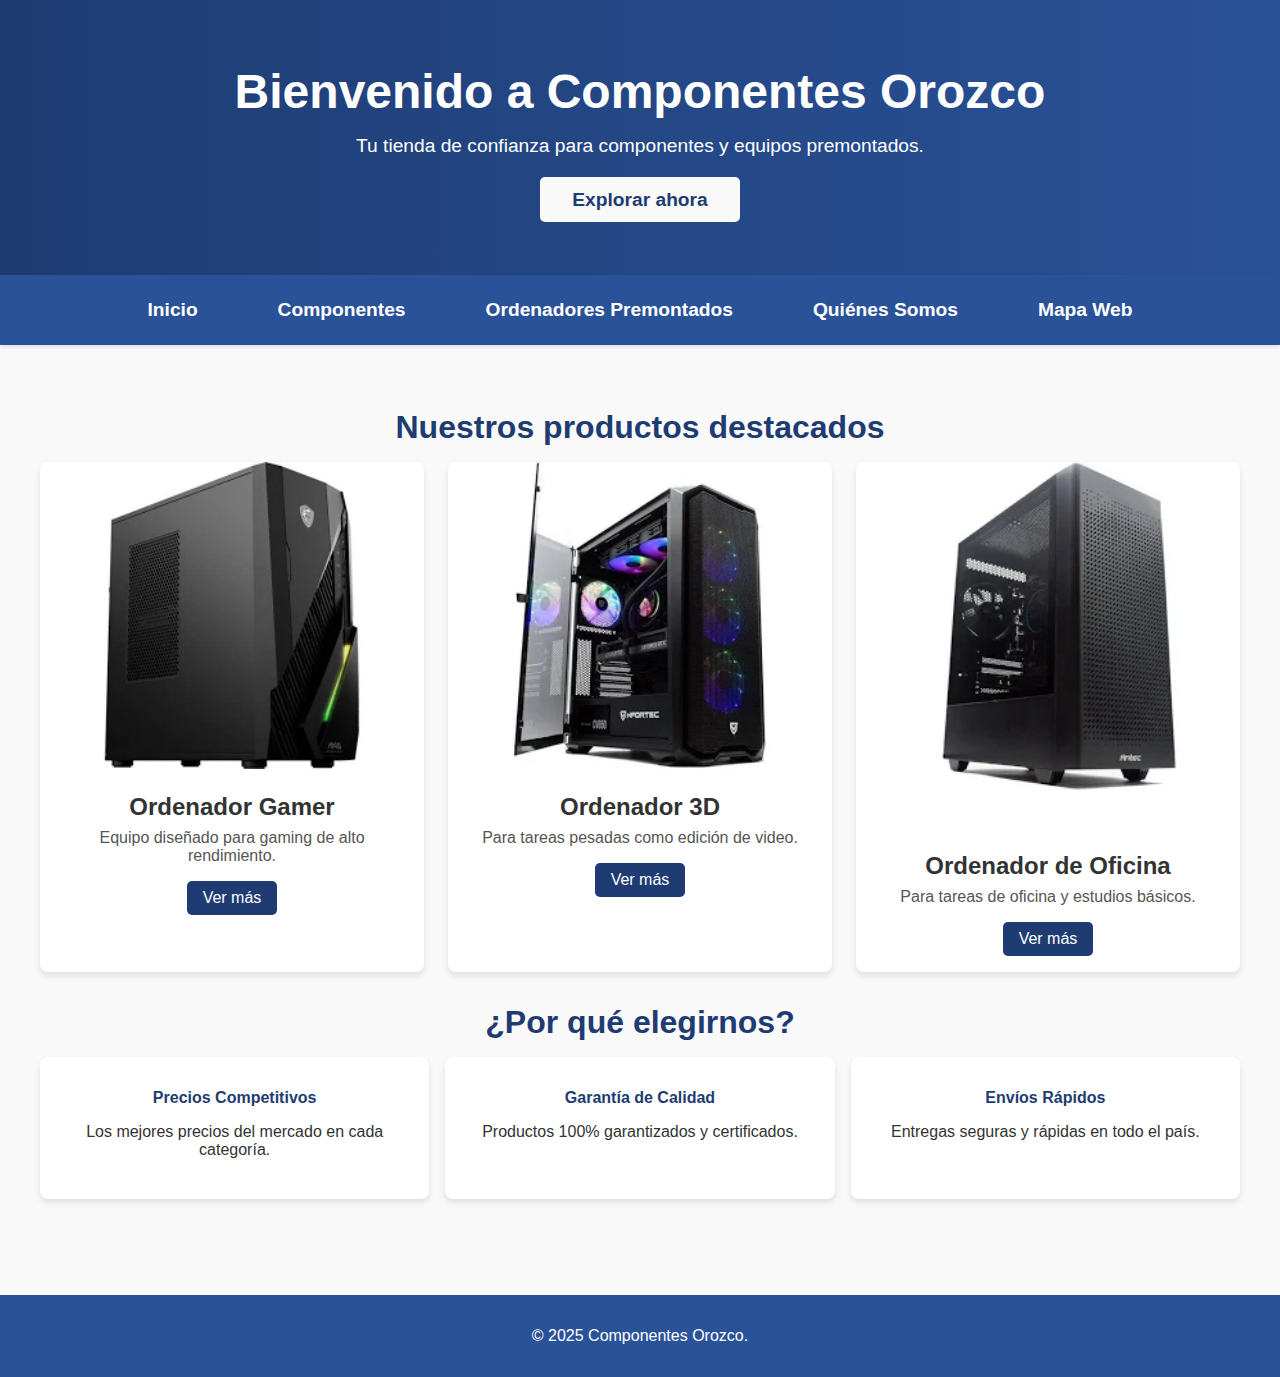
<file: index.html>
<!DOCTYPE html>
<html lang="es">
<head>
    <meta charset="UTF-8">
    <meta name="viewport" content="width=device-width, initial-scale=1.0">
    <title>Inicio - Componentes Orozco</title>
    <style>
        body {
            font-family: 'Arial', sans-serif;
            margin: 0;
            padding: 0;
            background-color: #f9f9f9;
            color: #333;
        }

        header {
            background: linear-gradient(to right, #1e3c72, #2a5298);
            color: white;
            text-align: center;
            padding: 4rem 1rem;
        }

        header h1 {
            font-size: 3rem;
            margin: 0;
            font-weight: bold;
        }

        header p {
            font-size: 1.2rem;
            margin: 1rem 0 2rem;
        }

        header a {
            background-color: #f9f9f9;
            color: #1e3c72;
            padding: 0.75rem 2rem;
            text-decoration: none;
            border-radius: 5px;
            font-size: 1.2rem;
            font-weight: bold;
            transition: background 0.3s, color 0.3s;
        }

        header a:hover {
            background-color: #1e3c72;
            color: white;
        }

        nav {
            display: flex;
            justify-content: center;
            background-color: #2a5298;
            padding: 1rem 0;
            box-shadow: 0 2px 4px rgba(0, 0, 0, 0.1);
        }

        nav a {
            color: white;
            text-decoration: none;
            margin: 0 1.5rem;
            font-size: 1.2rem;
            font-weight: bold;
            padding: 0.5rem 1rem;
            transition: background 0.3s, color 0.3s;
        }

        nav a:hover {
            background-color: white;
            color: #2a5298;
            border-radius: 5px;
        }

        main {
            padding: 2rem 1rem;
            max-width: 1200px;
            margin: 0 auto;
        }

        section {
            margin: 2rem 0;
        }

        .section-title {
            font-size: 2rem;
            color: #1e3c72;
            text-align: center;
            margin-bottom: 1rem;
        }

        .cards {
            display: grid;
            grid-template-columns: repeat(auto-fit, minmax(300px, 1fr));
            gap: 1.5rem;
        }

        .card {
            background: white;
            border-radius: 8px;
            box-shadow: 0 4px 6px rgba(0, 0, 0, 0.1);
            overflow: hidden;
            transition: transform 0.3s;
        }

        .card:hover {
            transform: scale(1.05);
        }

        .card img {
            width: 80%;
            height: auto;
            margin: 0 auto;
            display: block;
        }

        .card-content {
            padding: 1rem;
            text-align: center;
        }

        .card h3 {
            margin: 0.5rem 0;
            font-size: 1.5rem;
            color: #333;
        }

        .card p {
            color: #555;
            font-size: 1rem;
            margin: 0.5rem 0 1rem;
        }

        .card a {
            display: inline-block;
            background-color: #1e3c72;
            color: white;
            padding: 0.5rem 1rem;
            text-decoration: none;
            border-radius: 5px;
            font-size: 1rem;
            transition: background 0.3s;
        }

        .card a:hover {
            background-color: #163d61;
        }

        .benefits {
            display: flex;
            flex-wrap: wrap;
            justify-content: space-around;
            gap: 1rem;
            text-align: center;
        }

        .benefit-item {
            background: white;
            border-radius: 8px;
            padding: 1.5rem;
            flex: 1 1 300px;
            box-shadow: 0 4px 6px rgba(0, 0, 0, 0.1);
        }

        .benefit-item h4 {
            color: #1e3c72;
            margin: 0.5rem 0;
        }

        footer {
            background-color: #2a5298;
            color: white;
            text-align: center;
            padding: 1rem 0;
            margin-top: 2rem;
        }
    </style>
</head>
<body>
    <header>
        <h1>Bienvenido a Componentes Orozco</h1>
        <p>Tu tienda de confianza para componentes y equipos premontados.</p>
        <a href="premontados.html">Explorar ahora</a>
    </header>

    <nav>
        <a href="index.html">Inicio</a>
        <a href="componentes.html">Componentes</a>
        <a href="premontados.html">Ordenadores Premontados</a>
        <a href="quienes-somos.html">Quiénes Somos</a>
        <a href="mapaweb.html">Mapa Web</a>
    </nav>

    <main>
        <section>
            <h2 class="section-title">Nuestros productos destacados</h2>
            <div class="cards">
                <div class="card">
                    <img src="imagenes/gamer.jpg" alt="Gamer Pro">
                    <div class="card-content">
                        <h3>Ordenador Gamer</h3>
                        <p>Equipo diseñado para gaming de alto rendimiento.</p>
                        <a href="premontados.html">Ver más</a>
                    </div>
                </div>
                <div class="card">
                    <img src="imagenes/workstation-pro.jpg" alt="Workstation Pro">
                    <div class="card-content">
                        <h3>Ordenador 3D</h3>
                        <p>Para tareas pesadas como edición de video.</p>
                        <a href="premontados.html">Ver más</a>
                    </div>
                </div>
                <div class="card">
                    <img src="imagenes/basic-office.jpg" alt="Office PC">
                    <div class="card-content">
                        <h3>Ordenador de Oficina</h3>
                        <p>Para tareas de oficina y estudios básicos.</p>
                        <a href="premontados.html">Ver más</a>
                    </div>
                </div>
            </div>
        </section>

        <section>
            <h2 class="section-title">¿Por qué elegirnos?</h2>
            <div class="benefits">
                <div class="benefit-item">
                    <h4>Precios Competitivos</h4>
                    <p>Los mejores precios del mercado en cada categoría.</p>
                </div>
                <div class="benefit-item">
                    <h4>Garantía de Calidad</h4>
                    <p>Productos 100% garantizados y certificados.</p>
                </div>
                <div class="benefit-item">
                    <h4>Envíos Rápidos</h4>
                    <p>Entregas seguras y rápidas en todo el país.</p>
                </div>
            </div>
        </section>
    </main>
    <footer>
        <p>&copy; 2025 Componentes Orozco.</p>
    </footer>
</body>
</html>
</file>
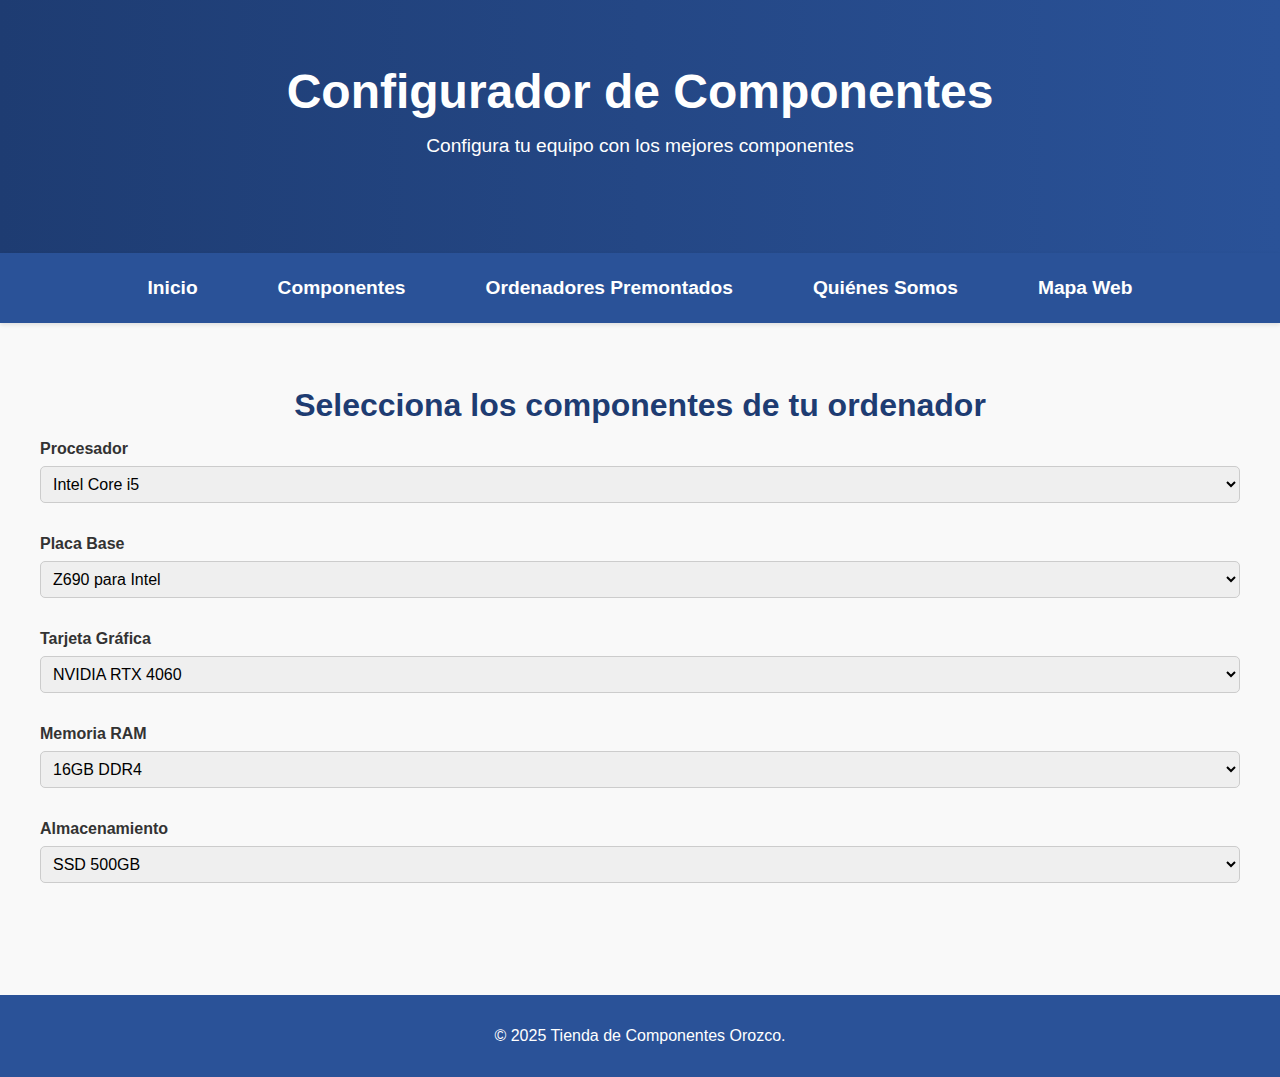
<file: componentes.html>
<!DOCTYPE html>
<html lang="es">
<head>
    <meta charset="UTF-8"> <!-- Define la codificación de caracteres como UTF-8 para soportar caracteres especiales -->
    <meta name="viewport" content="width=device-width, initial-scale=1.0"> <!-- Asegura que la página sea responsiva en dispositivos móviles -->
    <title>Componentes - Configurador</title> <!-- Título de la página -->
    <style>
        /* Estilos globales */
        body {
            font-family: 'Arial', sans-serif; /* Fuente predeterminada */
            margin: 0; /* Elimina márgenes predeterminados */
            padding: 0; /* Elimina relleno predeterminado */
            background-color: #f9f9f9; /* Color de fondo claro */
            color: #333; /* Color del texto principal */
        }

        /* Estilo del encabezado */
        header {
            background: linear-gradient(to right, #1e3c72, #2a5298); /* Gradiente de fondo azul */
            color: white; /* Texto en blanco */
            text-align: center; /* Centra el contenido del encabezado */
            padding: 4rem 1rem; /* Espaciado alrededor del contenido */
        }

        header h1 {
            font-size: 3rem; /* Tamaño grande del título */
            margin: 0; /* Elimina márgenes adicionales */
            font-weight: bold; /* Texto en negrita */
        }

        header p {
            font-size: 1.2rem; /* Texto descriptivo */
            margin: 1rem 0 2rem; /* Espaciado superior e inferior */
        }

        /* Barra de navegación */
        nav {
            display: flex; /* Establece diseño flexible en fila */
            justify-content: center; /* Centra los elementos horizontalmente */
            background-color: #2a5298; /* Fondo azul */
            padding: 1rem 0; /* Espaciado interno vertical */
            box-shadow: 0 2px 4px rgba(0, 0, 0, 0.1); /* Sombra ligera */
        }

        nav a {
            color: white; /* Color de texto blanco */
            text-decoration: none; /* Sin subrayado */
            margin: 0 1.5rem; /* Espaciado entre los enlaces */
            font-size: 1.2rem; /* Tamaño de letra */
            font-weight: bold; /* Texto en negrita */
            padding: 0.5rem 1rem; /* Espaciado interno */
            transition: background 0.3s, color 0.3s; /* Transición para efectos hover */
        }

        nav a:hover {
            background-color: white; /* Fondo blanco en hover */
            color: #2a5298; /* Color de texto azul en hover */
            border-radius: 5px; /* Bordes redondeados */
        }

        /* Estilos del contenido principal */
        main {
            padding: 2rem 1rem; /* Espaciado interno */
            max-width: 1200px; /* Ancho máximo del contenido */
            margin: 0 auto; /* Centra el contenido */
        }

        /* Secciones dentro del contenido principal */
        section {
            margin: 2rem 0; /* Espaciado entre secciones */
        }

        .section-title {
            font-size: 2rem; /* Tamaño de título de sección */
            color: #1e3c72; /* Color de texto azul */
            text-align: center; /* Centrado */
            margin-bottom: 1rem; /* Espaciado inferior */
        }

        /* Etiquetas y campos de selección del formulario */
        label {
            display: block; /* Cada etiqueta ocupa una línea completa */
            margin: 1rem 0 0.5rem; /* Espaciado alrededor de la etiqueta */
            font-weight: bold; /* Texto en negrita */
            color: #333; /* Color del texto */
        }

        select {
            width: 100%; /* Ocupa todo el ancho disponible */
            padding: 0.5rem; /* Espaciado interno */
            font-size: 1rem; /* Tamaño de texto */
            margin-bottom: 1rem; /* Espaciado inferior */
            border-radius: 5px; /* Bordes redondeados */
            border: 1px solid #ccc; /* Borde gris claro */
        }

        select:focus {
            outline: none; /* Elimina el contorno predeterminado */
            border-color: #2a5298; /* Cambia el color del borde al azul al enfocar */
        }

        /* Estilos del pie de página */
        footer {
            background-color: #2a5298; /* Fondo azul oscuro */
            color: white; /* Texto en blanco */
            text-align: center; /* Centra el texto */
            padding: 1rem 0; /* Espaciado vertical */
            margin-top: 2rem; /* Separación superior */
        }
    </style>
</head>
<body>
    <header>
        <h1>Configurador de Componentes</h1> <!-- Título principal -->
        <p>Configura tu equipo con los mejores componentes</p> <!-- Descripción del encabezado -->
    </header>

    <nav> <!-- Barra de navegación -->
        <a href="index.html">Inicio</a>
        <a href="componentes.html">Componentes</a>
        <a href="premontados.html">Ordenadores Premontados</a>
        <a href="quienes-somos.html">Quiénes Somos</a>
        <a href="mapaweb.html">Mapa Web</a>
    </nav>

    <main>
        <section>
            <h2 class="section-title">Selecciona los componentes de tu ordenador</h2>
            <form>
                <!-- Campo para seleccionar procesador -->
                <label for="procesador">Procesador</label>
                <select id="procesador">
                    <option value="intel-i5">Intel Core i5</option>
                    <option value="intel-i7">Intel Core i7</option>
                    <option value="intel-i9">Intel Core i9</option>
                    <option value="amd-ryzen-5">AMD Ryzen 5</option>
                    <option value="amd-ryzen-7">AMD Ryzen 7</option>
                    <option value="amd-ryzen-9">AMD Ryzen 9</option>
                </select>

                <!-- Campo para seleccionar placa base -->
                <label for="placa-base">Placa Base</label>
                <select id="placa-base">
                    <option value="intel-z690">Z690 para Intel</option>
                    <option value="intel-b660">B660 para Intel</option>
                    <option value="amd-b550">B550 para AMD</option>
                    <option value="amd-x570">X570 para AMD</option>
                </select>

                <!-- Campo para seleccionar tarjeta gráfica -->
                <label for="gpu">Tarjeta Gráfica</label>
                <select id="gpu">
                    <option value="nvidia-rtx-3060">NVIDIA RTX 4060</option>
                    <option value="nvidia-rtx-3070">NVIDIA RTX 4070</option>
                    <option value="nvidia-rtx-3080">NVIDIA RTX 4080</option>
                    <option value="amd-rx-6700">AMD Radeon RX 6700 XT</option>
                    <option value="amd-rx-6800">AMD Radeon RX 6800 XT</option>
                </select>

                <!-- Campo para seleccionar memoria RAM -->
                <label for="ram">Memoria RAM</label>
                <select id="ram">
                    <option value="16gb-ddr4">16GB DDR4</option>
                    <option value="32gb-ddr4">32GB DDR4</option>
                    <option value="16gb-ddr5">16GB DDR5</option>
                    <option value="32gb-ddr5">32GB DDR5</option>
                </select>

                <!-- Campo para seleccionar almacenamiento -->
                <label for="almacenamiento">Almacenamiento</label>
                <select id="almacenamiento">
                    <option value="ssd-500gb">SSD 500GB</option>
                    <option value="ssd-1tb">SSD 1TB</option>
                    <option value="hdd-1tb">HDD 1TB</option>
                    <option value="hdd-2tb">HDD 2TB</option>
                </select>
            </form>
        </section>
    </main>

    <footer>
        <p>&copy; 2025 Tienda de Componentes Orozco.</p> <!-- Información del pie de página -->
    </footer>
</body>
</html>
</file>
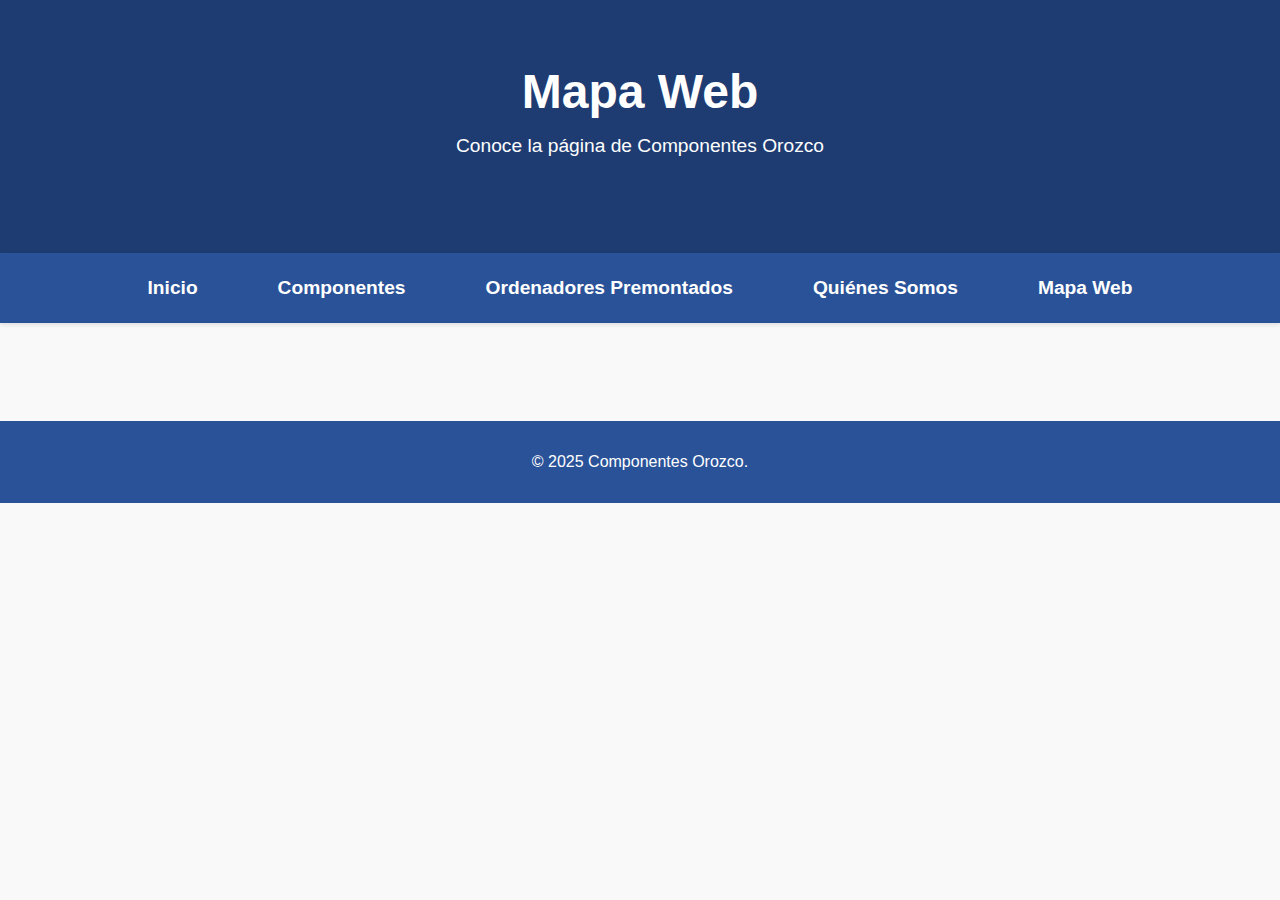
<file: mapaweb.html>
<!DOCTYPE html>
<html lang="es">
<head>
    <link rel="stylesheet" href="styles.css">
    <meta charset="UTF-8">
    <meta name="viewport" content="width=device-width, initial-scale=1.0">
    <title>Mapa Web - Componentes Orozco</title>
</head>
<body>
    <header>
        <h1>Mapa Web</h1>
        <p>Conoce la página de Componentes Orozco</p>
    </header>

    <nav>
        <a href="index.html">Inicio</a>
        <a href="componentes.html">Componentes</a>
        <a href="premontados.html">Ordenadores Premontados</a>
        <a href="quienes-somos.html">Quiénes Somos</a>
        <a href="mapaweb.html">Mapa Web</a>
    </nav>

    <main>

        <!-- draw.io diagram -->
<div class="mxgraph" style="max-width:100%;border:1px solid transparent;" data-mxgraph="{&quot;highlight&quot;:&quot;#0000ff&quot;,&quot;nav&quot;:true,&quot;resize&quot;:true,&quot;dark-mode&quot;:&quot;auto&quot;,&quot;toolbar&quot;:&quot;zoom layers tags lightbox&quot;,&quot;edit&quot;:&quot;_blank&quot;,&quot;xml&quot;:&quot;&lt;mxfile host=\&quot;app.diagrams.net\&quot; agent=\&quot;Mozilla/5.0 (Windows NT 10.0; Win64; x64) AppleWebKit/537.36 (KHTML, like Gecko) Chrome/128.0.0.0 Safari/537.36 OPR/114.0.0.0\&quot; version=\&quot;26.0.6\&quot;&gt;\n  &lt;diagram name=\&quot;Page-1\&quot; id=\&quot;b98fa263-6416-c6ec-5b7d-78bf54ef71d0\&quot;&gt;\n    &lt;mxGraphModel dx=\&quot;1654\&quot; dy=\&quot;936\&quot; grid=\&quot;1\&quot; gridSize=\&quot;10\&quot; guides=\&quot;1\&quot; tooltips=\&quot;1\&quot; connect=\&quot;1\&quot; arrows=\&quot;1\&quot; fold=\&quot;1\&quot; page=\&quot;1\&quot; pageScale=\&quot;1.5\&quot; pageWidth=\&quot;1169\&quot; pageHeight=\&quot;826\&quot; background=\&quot;none\&quot; math=\&quot;0\&quot; shadow=\&quot;0\&quot;&gt;\n      &lt;root&gt;\n        &lt;mxCell id=\&quot;0\&quot; style=\&quot;;html=1;\&quot; /&gt;\n        &lt;mxCell id=\&quot;1\&quot; style=\&quot;;html=1;\&quot; parent=\&quot;0\&quot; /&gt;\n        &lt;mxCell id=\&quot;303ed1de8c2c98b4-4\&quot; value=\&quot;INICIO\&quot; style=\&quot;whiteSpace=wrap;html=1;rounded=1;shadow=1;strokeWidth=1;fontSize=16;align=center;labelBackgroundColor=none;fillColor=#09555B;strokeColor=#BAC8D3;fontColor=#EEEEEE;\&quot; parent=\&quot;1\&quot; vertex=\&quot;1\&quot;&gt;\n          &lt;mxGeometry x=\&quot;630\&quot; y=\&quot;335\&quot; width=\&quot;510\&quot; height=\&quot;40\&quot; as=\&quot;geometry\&quot; /&gt;\n        &lt;/mxCell&gt;\n        &lt;mxCell id=\&quot;303ed1de8c2c98b4-5\&quot; value=\&quot;Componentes\&quot; style=\&quot;whiteSpace=wrap;html=1;rounded=1;shadow=1;strokeWidth=1;fontSize=16;align=center;labelBackgroundColor=none;fillColor=#09555B;strokeColor=#BAC8D3;fontColor=#EEEEEE;\&quot; parent=\&quot;1\&quot; vertex=\&quot;1\&quot;&gt;\n          &lt;mxGeometry x=\&quot;440\&quot; y=\&quot;415\&quot; width=\&quot;275\&quot; height=\&quot;40\&quot; as=\&quot;geometry\&quot; /&gt;\n        &lt;/mxCell&gt;\n        &lt;mxCell id=\&quot;303ed1de8c2c98b4-6\&quot; value=\&quot;Ordenadores premontados\&quot; style=\&quot;whiteSpace=wrap;html=1;rounded=1;shadow=1;strokeWidth=1;fontSize=16;align=center;labelBackgroundColor=none;fillColor=#09555B;strokeColor=#BAC8D3;fontColor=#EEEEEE;\&quot; parent=\&quot;1\&quot; vertex=\&quot;1\&quot;&gt;\n          &lt;mxGeometry x=\&quot;755\&quot; y=\&quot;415\&quot; width=\&quot;275\&quot; height=\&quot;40\&quot; as=\&quot;geometry\&quot; /&gt;\n        &lt;/mxCell&gt;\n        &lt;mxCell id=\&quot;303ed1de8c2c98b4-8\&quot; value=\&quot;Quiénes somos\&quot; style=\&quot;whiteSpace=wrap;html=1;rounded=1;shadow=1;strokeWidth=1;fontSize=16;align=center;labelBackgroundColor=none;fillColor=#09555B;strokeColor=#BAC8D3;fontColor=#EEEEEE;\&quot; parent=\&quot;1\&quot; vertex=\&quot;1\&quot;&gt;\n          &lt;mxGeometry x=\&quot;1057\&quot; y=\&quot;415\&quot; width=\&quot;275\&quot; height=\&quot;40\&quot; as=\&quot;geometry\&quot; /&gt;\n        &lt;/mxCell&gt;\n        &lt;mxCell id=\&quot;303ed1de8c2c98b4-9\&quot; value=\&quot;Carrito de compras (futuro)\&quot; style=\&quot;whiteSpace=wrap;html=1;rounded=1;shadow=1;strokeWidth=1;fontSize=16;align=center;labelBackgroundColor=none;fillColor=#09555B;strokeColor=#BAC8D3;fontColor=#EEEEEE;\&quot; parent=\&quot;1\&quot; vertex=\&quot;1\&quot;&gt;\n          &lt;mxGeometry x=\&quot;1357\&quot; y=\&quot;415\&quot; width=\&quot;275\&quot; height=\&quot;40\&quot; as=\&quot;geometry\&quot; /&gt;\n        &lt;/mxCell&gt;\n        &lt;mxCell id=\&quot;303ed1de8c2c98b4-10\&quot; value=\&quot;Procesadores\&quot; style=\&quot;whiteSpace=wrap;html=1;rounded=1;shadow=1;strokeWidth=1;fontSize=16;align=center;labelBackgroundColor=none;fillColor=#09555B;strokeColor=#BAC8D3;fontColor=#EEEEEE;\&quot; parent=\&quot;1\&quot; vertex=\&quot;1\&quot;&gt;\n          &lt;mxGeometry x=\&quot;440\&quot; y=\&quot;485\&quot; width=\&quot;125\&quot; height=\&quot;80\&quot; as=\&quot;geometry\&quot; /&gt;\n        &lt;/mxCell&gt;\n        &lt;mxCell id=\&quot;303ed1de8c2c98b4-12\&quot; value=\&quot;Placas Base\&quot; style=\&quot;whiteSpace=wrap;html=1;rounded=1;shadow=1;strokeWidth=1;fontSize=16;align=center;labelBackgroundColor=none;fillColor=#09555B;strokeColor=#BAC8D3;fontColor=#EEEEEE;\&quot; parent=\&quot;1\&quot; vertex=\&quot;1\&quot;&gt;\n          &lt;mxGeometry x=\&quot;590\&quot; y=\&quot;485\&quot; width=\&quot;125\&quot; height=\&quot;80\&quot; as=\&quot;geometry\&quot; /&gt;\n        &lt;/mxCell&gt;\n        &lt;mxCell id=\&quot;303ed1de8c2c98b4-13\&quot; value=\&quot;Gaming\&quot; style=\&quot;whiteSpace=wrap;html=1;rounded=1;shadow=1;strokeWidth=1;fontSize=16;align=center;labelBackgroundColor=none;fillColor=#09555B;strokeColor=#BAC8D3;fontColor=#EEEEEE;\&quot; parent=\&quot;1\&quot; vertex=\&quot;1\&quot;&gt;\n          &lt;mxGeometry x=\&quot;755\&quot; y=\&quot;485\&quot; width=\&quot;125\&quot; height=\&quot;80\&quot; as=\&quot;geometry\&quot; /&gt;\n        &lt;/mxCell&gt;\n        &lt;mxCell id=\&quot;303ed1de8c2c98b4-14\&quot; value=\&quot;&amp;lt;span&amp;gt;Edición 3D&amp;lt;/span&amp;gt;\&quot; style=\&quot;whiteSpace=wrap;html=1;rounded=1;shadow=1;strokeWidth=1;fontSize=16;align=center;labelBackgroundColor=none;fillColor=#09555B;strokeColor=#BAC8D3;fontColor=#EEEEEE;\&quot; parent=\&quot;1\&quot; vertex=\&quot;1\&quot;&gt;\n          &lt;mxGeometry x=\&quot;905\&quot; y=\&quot;485\&quot; width=\&quot;125\&quot; height=\&quot;80\&quot; as=\&quot;geometry\&quot; /&gt;\n        &lt;/mxCell&gt;\n        &lt;mxCell id=\&quot;303ed1de8c2c98b4-17\&quot; value=\&quot;Historia de la empresa\&quot; style=\&quot;whiteSpace=wrap;html=1;rounded=1;shadow=1;strokeWidth=1;fontSize=16;align=center;labelBackgroundColor=none;fillColor=#09555B;strokeColor=#BAC8D3;fontColor=#EEEEEE;\&quot; parent=\&quot;1\&quot; vertex=\&quot;1\&quot;&gt;\n          &lt;mxGeometry x=\&quot;1057\&quot; y=\&quot;485\&quot; width=\&quot;125\&quot; height=\&quot;80\&quot; as=\&quot;geometry\&quot; /&gt;\n        &lt;/mxCell&gt;\n        &lt;mxCell id=\&quot;303ed1de8c2c98b4-18\&quot; value=\&quot;Valores\&quot; style=\&quot;whiteSpace=wrap;html=1;rounded=1;shadow=1;strokeWidth=1;fontSize=16;align=center;labelBackgroundColor=none;fillColor=#09555B;strokeColor=#BAC8D3;fontColor=#EEEEEE;\&quot; parent=\&quot;1\&quot; vertex=\&quot;1\&quot;&gt;\n          &lt;mxGeometry x=\&quot;1207\&quot; y=\&quot;485\&quot; width=\&quot;125\&quot; height=\&quot;80\&quot; as=\&quot;geometry\&quot; /&gt;\n        &lt;/mxCell&gt;\n        &lt;mxCell id=\&quot;303ed1de8c2c98b4-19\&quot; value=\&quot;Resumen de productos seleccionados\&quot; style=\&quot;whiteSpace=wrap;html=1;rounded=1;shadow=1;strokeWidth=1;fontSize=16;align=center;labelBackgroundColor=none;fillColor=#09555B;strokeColor=#BAC8D3;fontColor=#EEEEEE;\&quot; parent=\&quot;1\&quot; vertex=\&quot;1\&quot;&gt;\n          &lt;mxGeometry x=\&quot;1357\&quot; y=\&quot;485\&quot; width=\&quot;125\&quot; height=\&quot;80\&quot; as=\&quot;geometry\&quot; /&gt;\n        &lt;/mxCell&gt;\n        &lt;mxCell id=\&quot;303ed1de8c2c98b4-20\&quot; value=\&quot;Botón para proceder al pago\&quot; style=\&quot;whiteSpace=wrap;html=1;rounded=1;shadow=1;strokeWidth=1;fontSize=16;align=center;labelBackgroundColor=none;fillColor=#09555B;strokeColor=#BAC8D3;fontColor=#EEEEEE;\&quot; parent=\&quot;1\&quot; vertex=\&quot;1\&quot;&gt;\n          &lt;mxGeometry x=\&quot;1507\&quot; y=\&quot;485\&quot; width=\&quot;125\&quot; height=\&quot;80\&quot; as=\&quot;geometry\&quot; /&gt;\n        &lt;/mxCell&gt;\n        &lt;mxCell id=\&quot;303ed1de8c2c98b4-21\&quot; value=\&quot;Tarjetas Gráficas\&quot; style=\&quot;whiteSpace=wrap;html=1;rounded=1;shadow=1;strokeWidth=1;fontSize=16;align=center;labelBackgroundColor=none;fillColor=#09555B;strokeColor=#BAC8D3;fontColor=#EEEEEE;\&quot; parent=\&quot;1\&quot; vertex=\&quot;1\&quot;&gt;\n          &lt;mxGeometry x=\&quot;440\&quot; y=\&quot;595\&quot; width=\&quot;125\&quot; height=\&quot;80\&quot; as=\&quot;geometry\&quot; /&gt;\n        &lt;/mxCell&gt;\n        &lt;mxCell id=\&quot;303ed1de8c2c98b4-22\&quot; value=\&quot;Memorias RAM\&quot; style=\&quot;whiteSpace=wrap;html=1;rounded=1;shadow=1;strokeWidth=1;fontSize=16;align=center;labelBackgroundColor=none;fillColor=#09555B;strokeColor=#BAC8D3;fontColor=#EEEEEE;\&quot; parent=\&quot;1\&quot; vertex=\&quot;1\&quot;&gt;\n          &lt;mxGeometry x=\&quot;590\&quot; y=\&quot;595\&quot; width=\&quot;125\&quot; height=\&quot;80\&quot; as=\&quot;geometry\&quot; /&gt;\n        &lt;/mxCell&gt;\n        &lt;mxCell id=\&quot;303ed1de8c2c98b4-23\&quot; value=\&quot;Ofimática\&quot; style=\&quot;whiteSpace=wrap;html=1;rounded=1;shadow=1;strokeWidth=1;fontSize=16;align=center;labelBackgroundColor=none;fillColor=#09555B;strokeColor=#BAC8D3;fontColor=#EEEEEE;\&quot; parent=\&quot;1\&quot; vertex=\&quot;1\&quot;&gt;\n          &lt;mxGeometry x=\&quot;755\&quot; y=\&quot;595\&quot; width=\&quot;125\&quot; height=\&quot;80\&quot; as=\&quot;geometry\&quot; /&gt;\n        &lt;/mxCell&gt;\n        &lt;mxCell id=\&quot;303ed1de8c2c98b4-27\&quot; value=\&quot;Información de contacto\&quot; style=\&quot;whiteSpace=wrap;html=1;rounded=1;shadow=1;strokeWidth=1;fontSize=16;align=center;labelBackgroundColor=none;fillColor=#09555B;strokeColor=#BAC8D3;fontColor=#EEEEEE;\&quot; parent=\&quot;1\&quot; vertex=\&quot;1\&quot;&gt;\n          &lt;mxGeometry x=\&quot;1057\&quot; y=\&quot;595\&quot; width=\&quot;125\&quot; height=\&quot;80\&quot; as=\&quot;geometry\&quot; /&gt;\n        &lt;/mxCell&gt;\n        &lt;mxCell id=\&quot;303ed1de8c2c98b4-31\&quot; value=\&quot;Discos duros/SSD\&quot; style=\&quot;whiteSpace=wrap;html=1;rounded=1;shadow=1;strokeWidth=1;fontSize=16;align=center;labelBackgroundColor=none;fillColor=#09555B;strokeColor=#BAC8D3;fontColor=#EEEEEE;\&quot; parent=\&quot;1\&quot; vertex=\&quot;1\&quot;&gt;\n          &lt;mxGeometry x=\&quot;440\&quot; y=\&quot;705\&quot; width=\&quot;125\&quot; height=\&quot;80\&quot; as=\&quot;geometry\&quot; /&gt;\n        &lt;/mxCell&gt;\n        &lt;mxCell id=\&quot;303ed1de8c2c98b4-80\&quot; style=\&quot;edgeStyle=orthogonalEdgeStyle;html=1;startSize=6;endFill=0;endSize=6;strokeWidth=1;fontSize=16;rounded=0;endArrow=none;labelBackgroundColor=none;fontColor=default;strokeColor=#0B4D6A;\&quot; parent=\&quot;1\&quot; source=\&quot;303ed1de8c2c98b4-4\&quot; target=\&quot;303ed1de8c2c98b4-5\&quot; edge=\&quot;1\&quot;&gt;\n          &lt;mxGeometry relative=\&quot;1\&quot; as=\&quot;geometry\&quot;&gt;\n            &lt;Array as=\&quot;points\&quot;&gt;\n              &lt;mxPoint x=\&quot;886\&quot; y=\&quot;390\&quot; /&gt;\n              &lt;mxPoint x=\&quot;578\&quot; y=\&quot;390\&quot; /&gt;\n            &lt;/Array&gt;\n          &lt;/mxGeometry&gt;\n        &lt;/mxCell&gt;\n        &lt;mxCell id=\&quot;303ed1de8c2c98b4-81\&quot; style=\&quot;edgeStyle=elbowEdgeStyle;html=1;startSize=6;endFill=0;endSize=6;strokeWidth=1;fontSize=16;rounded=0;endArrow=none;labelBackgroundColor=none;fontColor=default;strokeColor=#0B4D6A;\&quot; parent=\&quot;1\&quot; source=\&quot;303ed1de8c2c98b4-4\&quot; target=\&quot;303ed1de8c2c98b4-6\&quot; edge=\&quot;1\&quot;&gt;\n          &lt;mxGeometry relative=\&quot;1\&quot; as=\&quot;geometry\&quot;&gt;\n            &lt;Array as=\&quot;points\&quot;&gt;\n              &lt;mxPoint x=\&quot;885\&quot; y=\&quot;395\&quot; /&gt;\n            &lt;/Array&gt;\n          &lt;/mxGeometry&gt;\n        &lt;/mxCell&gt;\n        &lt;mxCell id=\&quot;303ed1de8c2c98b4-83\&quot; style=\&quot;edgeStyle=orthogonalEdgeStyle;html=1;startSize=6;endFill=0;endSize=6;strokeWidth=1;fontSize=16;rounded=0;endArrow=none;labelBackgroundColor=none;fontColor=default;strokeColor=#0B4D6A;\&quot; parent=\&quot;1\&quot; source=\&quot;303ed1de8c2c98b4-4\&quot; target=\&quot;303ed1de8c2c98b4-8\&quot; edge=\&quot;1\&quot;&gt;\n          &lt;mxGeometry relative=\&quot;1\&quot; as=\&quot;geometry\&quot;&gt;\n            &lt;Array as=\&quot;points\&quot;&gt;\n              &lt;mxPoint x=\&quot;885\&quot; y=\&quot;390\&quot; /&gt;\n              &lt;mxPoint x=\&quot;1195\&quot; y=\&quot;390\&quot; /&gt;\n            &lt;/Array&gt;\n          &lt;/mxGeometry&gt;\n        &lt;/mxCell&gt;\n        &lt;mxCell id=\&quot;303ed1de8c2c98b4-84\&quot; style=\&quot;edgeStyle=orthogonalEdgeStyle;html=1;startSize=6;endFill=0;endSize=6;strokeWidth=1;fontSize=16;rounded=0;endArrow=none;labelBackgroundColor=none;fontColor=default;strokeColor=#0B4D6A;\&quot; parent=\&quot;1\&quot; source=\&quot;303ed1de8c2c98b4-4\&quot; target=\&quot;303ed1de8c2c98b4-9\&quot; edge=\&quot;1\&quot;&gt;\n          &lt;mxGeometry relative=\&quot;1\&quot; as=\&quot;geometry\&quot;&gt;\n            &lt;Array as=\&quot;points\&quot;&gt;\n              &lt;mxPoint x=\&quot;885\&quot; y=\&quot;390\&quot; /&gt;\n              &lt;mxPoint x=\&quot;1494\&quot; y=\&quot;390\&quot; /&gt;\n            &lt;/Array&gt;\n          &lt;/mxGeometry&gt;\n        &lt;/mxCell&gt;\n        &lt;mxCell id=\&quot;303ed1de8c2c98b4-85\&quot; style=\&quot;edgeStyle=orthogonalEdgeStyle;html=1;startSize=6;endFill=0;endSize=6;strokeWidth=1;fontSize=16;rounded=0;entryX=1;entryY=0.5;endArrow=none;labelBackgroundColor=none;fontColor=default;strokeColor=#0B4D6A;\&quot; parent=\&quot;1\&quot; source=\&quot;303ed1de8c2c98b4-5\&quot; target=\&quot;303ed1de8c2c98b4-10\&quot; edge=\&quot;1\&quot;&gt;\n          &lt;mxGeometry relative=\&quot;1\&quot; as=\&quot;geometry\&quot;&gt;\n            &lt;Array as=\&quot;points\&quot;&gt;\n              &lt;mxPoint x=\&quot;578\&quot; y=\&quot;525\&quot; /&gt;\n            &lt;/Array&gt;\n          &lt;/mxGeometry&gt;\n        &lt;/mxCell&gt;\n        &lt;mxCell id=\&quot;303ed1de8c2c98b4-86\&quot; style=\&quot;edgeStyle=orthogonalEdgeStyle;html=1;startSize=6;endFill=0;endSize=6;strokeWidth=1;fontSize=16;rounded=0;entryX=1;entryY=0.5;endArrow=none;labelBackgroundColor=none;fontColor=default;strokeColor=#0B4D6A;\&quot; parent=\&quot;1\&quot; source=\&quot;303ed1de8c2c98b4-5\&quot; target=\&quot;303ed1de8c2c98b4-21\&quot; edge=\&quot;1\&quot;&gt;\n          &lt;mxGeometry relative=\&quot;1\&quot; as=\&quot;geometry\&quot;&gt;\n            &lt;Array as=\&quot;points\&quot;&gt;\n              &lt;mxPoint x=\&quot;578\&quot; y=\&quot;635\&quot; /&gt;\n            &lt;/Array&gt;\n          &lt;/mxGeometry&gt;\n        &lt;/mxCell&gt;\n        &lt;mxCell id=\&quot;303ed1de8c2c98b4-87\&quot; style=\&quot;edgeStyle=orthogonalEdgeStyle;html=1;startSize=6;endFill=0;endSize=6;strokeWidth=1;fontSize=16;rounded=0;entryX=1;entryY=0.5;endArrow=none;labelBackgroundColor=none;fontColor=default;strokeColor=#0B4D6A;\&quot; parent=\&quot;1\&quot; source=\&quot;303ed1de8c2c98b4-5\&quot; target=\&quot;303ed1de8c2c98b4-31\&quot; edge=\&quot;1\&quot;&gt;\n          &lt;mxGeometry relative=\&quot;1\&quot; as=\&quot;geometry\&quot;&gt;\n            &lt;Array as=\&quot;points\&quot;&gt;\n              &lt;mxPoint x=\&quot;578\&quot; y=\&quot;745\&quot; /&gt;\n            &lt;/Array&gt;\n          &lt;/mxGeometry&gt;\n        &lt;/mxCell&gt;\n        &lt;mxCell id=\&quot;303ed1de8c2c98b4-89\&quot; style=\&quot;edgeStyle=orthogonalEdgeStyle;html=1;startSize=6;endFill=0;endSize=6;strokeWidth=1;fontSize=16;rounded=0;entryX=0;entryY=0.5;endArrow=none;labelBackgroundColor=none;fontColor=default;strokeColor=#0B4D6A;\&quot; parent=\&quot;1\&quot; source=\&quot;303ed1de8c2c98b4-5\&quot; target=\&quot;303ed1de8c2c98b4-12\&quot; edge=\&quot;1\&quot;&gt;\n          &lt;mxGeometry relative=\&quot;1\&quot; as=\&quot;geometry\&quot;&gt;\n            &lt;Array as=\&quot;points\&quot;&gt;\n              &lt;mxPoint x=\&quot;578\&quot; y=\&quot;525\&quot; /&gt;\n            &lt;/Array&gt;\n          &lt;/mxGeometry&gt;\n        &lt;/mxCell&gt;\n        &lt;mxCell id=\&quot;303ed1de8c2c98b4-90\&quot; style=\&quot;edgeStyle=orthogonalEdgeStyle;html=1;startSize=6;endFill=0;endSize=6;strokeWidth=1;fontSize=16;rounded=0;entryX=0;entryY=0.5;endArrow=none;labelBackgroundColor=none;fontColor=default;strokeColor=#0B4D6A;\&quot; parent=\&quot;1\&quot; source=\&quot;303ed1de8c2c98b4-5\&quot; target=\&quot;303ed1de8c2c98b4-22\&quot; edge=\&quot;1\&quot;&gt;\n          &lt;mxGeometry relative=\&quot;1\&quot; as=\&quot;geometry\&quot;&gt;\n            &lt;Array as=\&quot;points\&quot;&gt;\n              &lt;mxPoint x=\&quot;578\&quot; y=\&quot;635\&quot; /&gt;\n            &lt;/Array&gt;\n          &lt;/mxGeometry&gt;\n        &lt;/mxCell&gt;\n        &lt;mxCell id=\&quot;303ed1de8c2c98b4-92\&quot; style=\&quot;edgeStyle=orthogonalEdgeStyle;html=1;startSize=6;endFill=0;endSize=6;strokeWidth=1;fontSize=16;rounded=0;endArrow=none;entryX=1;entryY=0.5;labelBackgroundColor=none;fontColor=default;strokeColor=#0B4D6A;\&quot; parent=\&quot;1\&quot; source=\&quot;303ed1de8c2c98b4-6\&quot; target=\&quot;303ed1de8c2c98b4-13\&quot; edge=\&quot;1\&quot;&gt;\n          &lt;mxGeometry relative=\&quot;1\&quot; as=\&quot;geometry\&quot;&gt;\n            &lt;Array as=\&quot;points\&quot;&gt;\n              &lt;mxPoint x=\&quot;892\&quot; y=\&quot;525\&quot; /&gt;\n            &lt;/Array&gt;\n          &lt;/mxGeometry&gt;\n        &lt;/mxCell&gt;\n        &lt;mxCell id=\&quot;303ed1de8c2c98b4-93\&quot; style=\&quot;edgeStyle=orthogonalEdgeStyle;html=1;startSize=6;endFill=0;endSize=6;strokeWidth=1;fontSize=16;rounded=0;endArrow=none;entryX=1;entryY=0.5;labelBackgroundColor=none;fontColor=default;strokeColor=#0B4D6A;\&quot; parent=\&quot;1\&quot; source=\&quot;303ed1de8c2c98b4-6\&quot; target=\&quot;303ed1de8c2c98b4-23\&quot; edge=\&quot;1\&quot;&gt;\n          &lt;mxGeometry relative=\&quot;1\&quot; as=\&quot;geometry\&quot;&gt;\n            &lt;Array as=\&quot;points\&quot;&gt;\n              &lt;mxPoint x=\&quot;893\&quot; y=\&quot;635\&quot; /&gt;\n            &lt;/Array&gt;\n          &lt;/mxGeometry&gt;\n        &lt;/mxCell&gt;\n        &lt;mxCell id=\&quot;303ed1de8c2c98b4-96\&quot; style=\&quot;edgeStyle=orthogonalEdgeStyle;html=1;startSize=6;endFill=0;endSize=6;strokeWidth=1;fontSize=16;rounded=0;endArrow=none;entryX=0;entryY=0.5;labelBackgroundColor=none;fontColor=default;strokeColor=#0B4D6A;\&quot; parent=\&quot;1\&quot; source=\&quot;303ed1de8c2c98b4-6\&quot; target=\&quot;303ed1de8c2c98b4-14\&quot; edge=\&quot;1\&quot;&gt;\n          &lt;mxGeometry relative=\&quot;1\&quot; as=\&quot;geometry\&quot;&gt;\n            &lt;Array as=\&quot;points\&quot;&gt;\n              &lt;mxPoint x=\&quot;892\&quot; y=\&quot;525\&quot; /&gt;\n            &lt;/Array&gt;\n          &lt;/mxGeometry&gt;\n        &lt;/mxCell&gt;\n        &lt;mxCell id=\&quot;303ed1de8c2c98b4-103\&quot; style=\&quot;edgeStyle=orthogonalEdgeStyle;html=1;startSize=6;endFill=0;endSize=6;strokeWidth=1;fontSize=16;rounded=0;endArrow=none;entryX=1;entryY=0.5;labelBackgroundColor=none;fontColor=default;strokeColor=#0B4D6A;\&quot; parent=\&quot;1\&quot; source=\&quot;303ed1de8c2c98b4-8\&quot; target=\&quot;303ed1de8c2c98b4-17\&quot; edge=\&quot;1\&quot;&gt;\n          &lt;mxGeometry relative=\&quot;1\&quot; as=\&quot;geometry\&quot;&gt;\n            &lt;Array as=\&quot;points\&quot;&gt;\n              &lt;mxPoint x=\&quot;1195\&quot; y=\&quot;525\&quot; /&gt;\n            &lt;/Array&gt;\n          &lt;/mxGeometry&gt;\n        &lt;/mxCell&gt;\n        &lt;mxCell id=\&quot;303ed1de8c2c98b4-104\&quot; style=\&quot;edgeStyle=orthogonalEdgeStyle;html=1;startSize=6;endFill=0;endSize=6;strokeWidth=1;fontSize=16;rounded=0;endArrow=none;entryX=0;entryY=0.5;labelBackgroundColor=none;fontColor=default;strokeColor=#0B4D6A;\&quot; parent=\&quot;1\&quot; source=\&quot;303ed1de8c2c98b4-8\&quot; target=\&quot;303ed1de8c2c98b4-18\&quot; edge=\&quot;1\&quot;&gt;\n          &lt;mxGeometry relative=\&quot;1\&quot; as=\&quot;geometry\&quot;&gt;\n            &lt;Array as=\&quot;points\&quot;&gt;\n              &lt;mxPoint x=\&quot;1195\&quot; y=\&quot;525\&quot; /&gt;\n            &lt;/Array&gt;\n          &lt;/mxGeometry&gt;\n        &lt;/mxCell&gt;\n        &lt;mxCell id=\&quot;303ed1de8c2c98b4-105\&quot; style=\&quot;edgeStyle=orthogonalEdgeStyle;html=1;startSize=6;endFill=0;endSize=6;strokeWidth=1;fontSize=16;rounded=0;endArrow=none;entryX=1;entryY=0.5;labelBackgroundColor=none;fontColor=default;strokeColor=#0B4D6A;\&quot; parent=\&quot;1\&quot; source=\&quot;303ed1de8c2c98b4-8\&quot; target=\&quot;303ed1de8c2c98b4-27\&quot; edge=\&quot;1\&quot;&gt;\n          &lt;mxGeometry relative=\&quot;1\&quot; as=\&quot;geometry\&quot;&gt;\n            &lt;Array as=\&quot;points\&quot;&gt;\n              &lt;mxPoint x=\&quot;1195\&quot; y=\&quot;635\&quot; /&gt;\n            &lt;/Array&gt;\n          &lt;/mxGeometry&gt;\n        &lt;/mxCell&gt;\n        &lt;mxCell id=\&quot;303ed1de8c2c98b4-109\&quot; style=\&quot;edgeStyle=orthogonalEdgeStyle;html=1;startSize=6;endFill=0;endSize=6;strokeWidth=1;fontSize=16;rounded=0;endArrow=none;entryX=1;entryY=0.5;labelBackgroundColor=none;fontColor=default;strokeColor=#0B4D6A;\&quot; parent=\&quot;1\&quot; source=\&quot;303ed1de8c2c98b4-9\&quot; target=\&quot;303ed1de8c2c98b4-19\&quot; edge=\&quot;1\&quot;&gt;\n          &lt;mxGeometry relative=\&quot;1\&quot; as=\&quot;geometry\&quot;&gt;\n            &lt;Array as=\&quot;points\&quot;&gt;\n              &lt;mxPoint x=\&quot;1495\&quot; y=\&quot;525\&quot; /&gt;\n            &lt;/Array&gt;\n          &lt;/mxGeometry&gt;\n        &lt;/mxCell&gt;\n        &lt;mxCell id=\&quot;303ed1de8c2c98b4-114\&quot; style=\&quot;edgeStyle=orthogonalEdgeStyle;html=1;startSize=6;endFill=0;endSize=6;strokeWidth=1;fontSize=16;rounded=0;endArrow=none;entryX=0;entryY=0.5;labelBackgroundColor=none;fontColor=default;strokeColor=#0B4D6A;\&quot; parent=\&quot;1\&quot; source=\&quot;303ed1de8c2c98b4-9\&quot; target=\&quot;303ed1de8c2c98b4-20\&quot; edge=\&quot;1\&quot;&gt;\n          &lt;mxGeometry relative=\&quot;1\&quot; as=\&quot;geometry\&quot;&gt;\n            &lt;Array as=\&quot;points\&quot;&gt;\n              &lt;mxPoint x=\&quot;1495\&quot; y=\&quot;525\&quot; /&gt;\n            &lt;/Array&gt;\n          &lt;/mxGeometry&gt;\n        &lt;/mxCell&gt;\n        &lt;mxCell id=\&quot;WYBEzft9_Lcqb3RZchI2-1\&quot; value=\&quot;Mapa Web\&quot; style=\&quot;whiteSpace=wrap;html=1;rounded=1;shadow=1;strokeWidth=1;fontSize=16;align=center;labelBackgroundColor=none;fillColor=#09555B;strokeColor=#BAC8D3;fontColor=#EEEEEE;\&quot; vertex=\&quot;1\&quot; parent=\&quot;1\&quot;&gt;\n          &lt;mxGeometry x=\&quot;130\&quot; y=\&quot;415\&quot; width=\&quot;275\&quot; height=\&quot;40\&quot; as=\&quot;geometry\&quot; /&gt;\n        &lt;/mxCell&gt;\n        &lt;mxCell id=\&quot;MSleT38GYwOIi76fAC9b-1\&quot; value=\&quot;\&quot; style=\&quot;endArrow=none;html=1;rounded=0;\&quot; edge=\&quot;1\&quot; parent=\&quot;1\&quot;&gt;\n          &lt;mxGeometry width=\&quot;50\&quot; height=\&quot;50\&quot; relative=\&quot;1\&quot; as=\&quot;geometry\&quot;&gt;\n            &lt;mxPoint x=\&quot;1070\&quot; y=\&quot;550\&quot; as=\&quot;sourcePoint\&quot; /&gt;\n            &lt;mxPoint x=\&quot;1120\&quot; y=\&quot;500\&quot; as=\&quot;targetPoint\&quot; /&gt;\n          &lt;/mxGeometry&gt;\n        &lt;/mxCell&gt;\n        &lt;mxCell id=\&quot;MSleT38GYwOIi76fAC9b-2\&quot; value=\&quot;\&quot; style=\&quot;endArrow=none;html=1;rounded=0;\&quot; edge=\&quot;1\&quot; parent=\&quot;1\&quot;&gt;\n          &lt;mxGeometry width=\&quot;50\&quot; height=\&quot;50\&quot; relative=\&quot;1\&quot; as=\&quot;geometry\&quot;&gt;\n            &lt;mxPoint x=\&quot;259.04761904761904\&quot; y=\&quot;390\&quot; as=\&quot;sourcePoint\&quot; /&gt;\n            &lt;mxPoint x=\&quot;580\&quot; y=\&quot;390\&quot; as=\&quot;targetPoint\&quot; /&gt;\n          &lt;/mxGeometry&gt;\n        &lt;/mxCell&gt;\n        &lt;mxCell id=\&quot;MSleT38GYwOIi76fAC9b-3\&quot; value=\&quot;\&quot; style=\&quot;endArrow=none;html=1;rounded=0;exitX=0.473;exitY=0.036;exitDx=0;exitDy=0;exitPerimeter=0;\&quot; edge=\&quot;1\&quot; parent=\&quot;1\&quot; source=\&quot;WYBEzft9_Lcqb3RZchI2-1\&quot;&gt;\n          &lt;mxGeometry width=\&quot;50\&quot; height=\&quot;50\&quot; relative=\&quot;1\&quot; as=\&quot;geometry\&quot;&gt;\n            &lt;mxPoint x=\&quot;210\&quot; y=\&quot;440\&quot; as=\&quot;sourcePoint\&quot; /&gt;\n            &lt;mxPoint x=\&quot;260\&quot; y=\&quot;390\&quot; as=\&quot;targetPoint\&quot; /&gt;\n          &lt;/mxGeometry&gt;\n        &lt;/mxCell&gt;\n      &lt;/root&gt;\n    &lt;/mxGraphModel&gt;\n  &lt;/diagram&gt;\n&lt;/mxfile&gt;\n&quot;}"></div>
<script type="text/javascript" src="https://viewer.diagrams.net/js/viewer-static.min.js"></script>

    </main>

    <footer>
        <p>&copy; 2025 Componentes Orozco.</p>
    </footer>
</body>
</html>
</file>
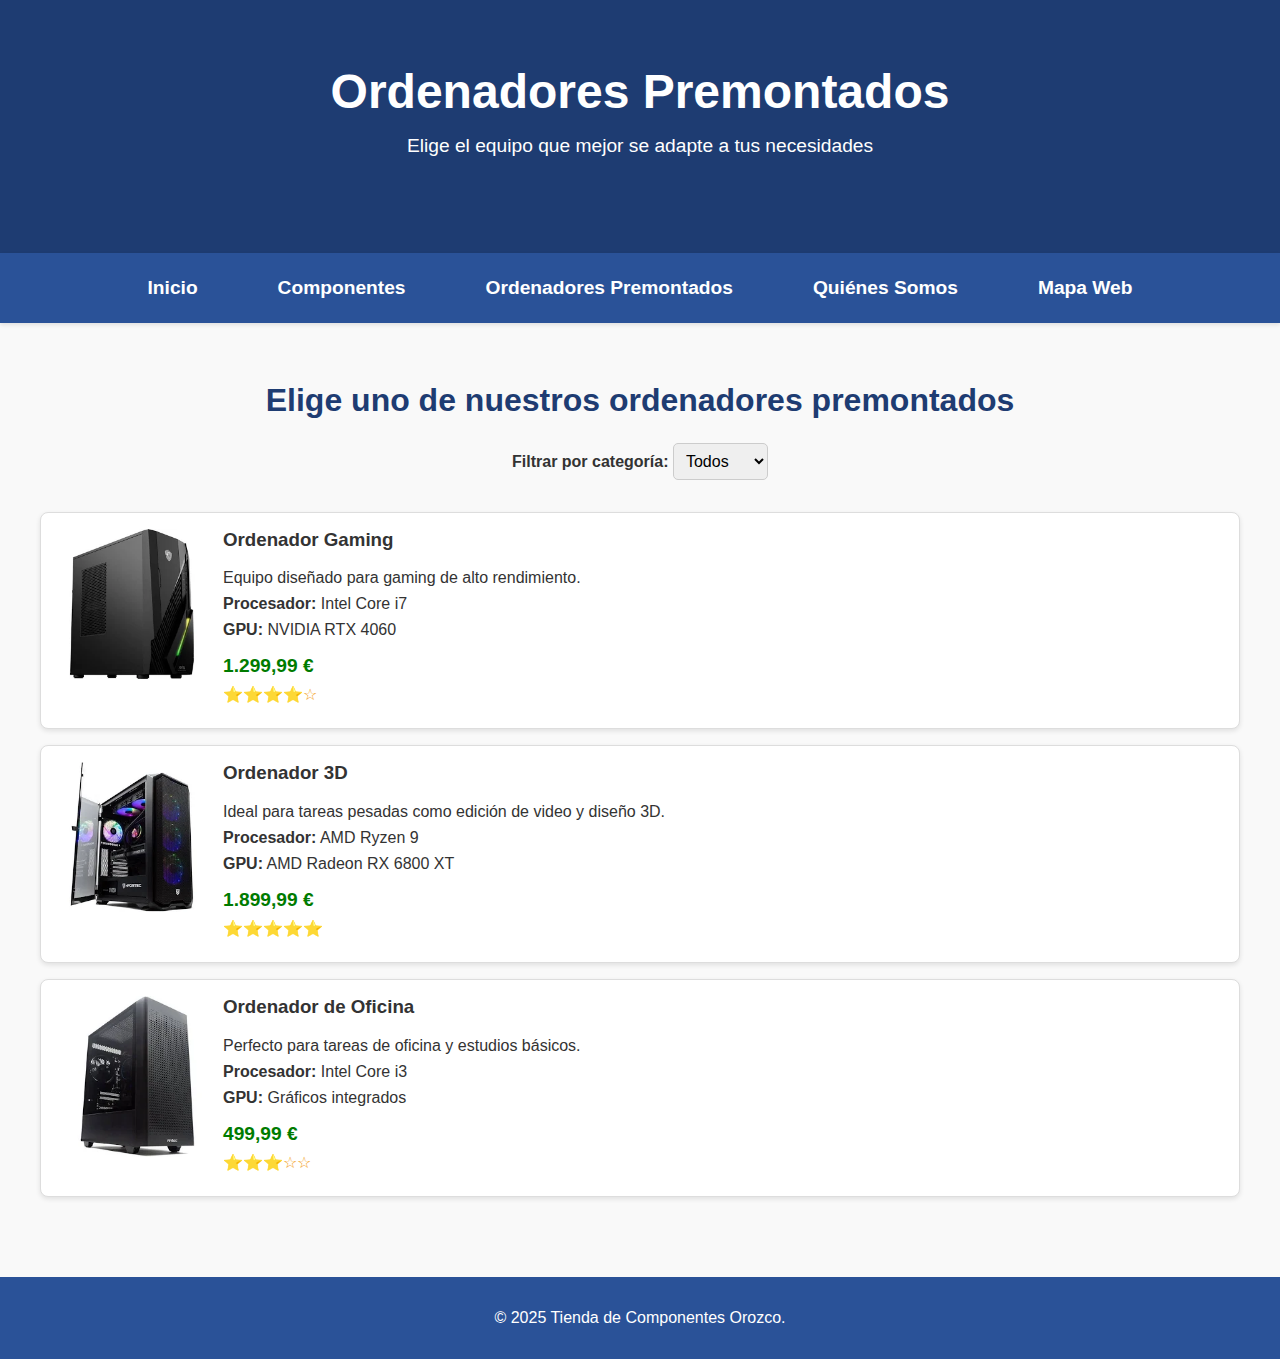
<file: premontados.html>
<!DOCTYPE html>
<html lang="es">
<head>
    <meta charset="UTF-8">
    <meta name="viewport" content="width=device-width, initial-scale=1.0">
    <title>Ordenadores Premontados</title>
    <style>
        /* Estilos generales para el cuerpo */
        body {
            font-family: 'Arial', sans-serif;
            margin: 0;
            padding: 0;
            background-color: #f9f9f9;
            color: #333;
        }

        /* Estilos del encabezado principal */
        header {
            background-color: #1e3c72;
            color: white;
            text-align: center;
            padding: 4rem 1rem;
        }

        header h1 {
            font-size: 3rem;
            margin: 0;
            font-weight: bold;
        }

        header p {
            font-size: 1.2rem;
            margin: 1rem 0 2rem;
        }

        /* Estilos para la barra de navegación */
        nav {
            display: flex;
            justify-content: center;
            background-color: #2a5298;
            padding: 1rem 0;
            box-shadow: 0 2px 4px rgba(0, 0, 0, 0.1);
        }

        nav a {
            color: white;
            text-decoration: none;
            margin: 0 1.5rem;
            font-size: 1.2rem;
            font-weight: bold;
            padding: 0.5rem 1rem;
            transition: background 0.3s, color 0.3s;
        }

        nav a:hover {
            background-color: white;
            color: #2a5298;
            border-radius: 5px;
        }

        /* Estilo para el contenido principal */
        main {
            padding: 2rem 1rem;
            max-width: 1200px;
            margin: 0 auto;
        }

        h2 {
            font-size: 2rem;
            text-align: center;
            margin-bottom: 1.5rem;
            color: #1e3c72;
        }

        /* Estilos del filtro */
        .filtro {
            text-align: center;
            margin-bottom: 2rem;
        }

        .filtro label {
            font-weight: bold;
            color: #333;
        }

        .filtro select {
            padding: 0.5rem;
            font-size: 1rem;
            border-radius: 5px;
            border: 1px solid #ccc;
        }

        /* Estilos para las tarjetas de ordenadores premontados */
        .premontado {
            background: #fff;
            border: 1px solid #ddd;
            border-radius: 8px;
            padding: 1rem;
            margin: 1rem 0;
            box-shadow: 0 2px 5px rgba(0, 0, 0, 0.1);
            display: flex;
            align-items: flex-start;
            gap: 1rem;
        }

        .premontado img {
            width: 150px;
            height: auto;
            border-radius: 8px;
        }

        .premontado-content {
            flex: 1;
        }

        .premontado h3 {
            margin-top: 0;
            color: #333;
        }

        .premontado p {
            margin: 0.5rem 0;
        }

        .premontado .precio {
            font-size: 1.2rem;
            font-weight: bold;
            color: #007b00;
            margin-top: 1rem;
        }

        .premontado .calificacion {
            margin: 0.5rem 0;
            color: #f39c12;
        }

        .btn {
            display: inline-block;
            background: #007b00;
            color: white;
            padding: 0.5rem 1rem;
            text-decoration: none;
            border-radius: 5px;
            margin-top: 1rem;
        }

        .btn:hover {
            background: #005f00;
        }

        /* Estilos del pie de página */
        footer {
            background-color: #2a5298;
            color: white;
            text-align: center;
            padding: 1rem 0;
            margin-top: 2rem;
        }
    </style>
    <script>
        /**
         * Función para filtrar los ordenadores premontados según la categoría que queramos.
         */
        function filtrarPorCategoria() {
            // Obtiene el valor seleccionado en el filtro (Gaming, Oficina, 3D o Todos)
            const categoria = document.getElementById("categoria").value;

            // Selecciona todas las secciones que representan los ordenadores premontados
            const premontados = document.querySelectorAll(".premontado");

            // Itera sobre cada ordenador premontado para mostrarlo u ocultarlo según su categoría
            premontados.forEach(premontado => {
                // Si la categoría seleccionada es "todos" o coincide con el atributo data-categoria, se muestra
                if (categoria === "todos" || premontado.dataset.categoria === categoria) {
                    premontado.style.display = "flex"; // Muestra el ordenador
                } else {
                    premontado.style.display = "none"; // Oculta el ordenador
                }
            });
        }
    </script>
</head>
<body>
    <!-- Encabezado principal -->
    <header>
        <h1>Ordenadores Premontados</h1>
        <p>Elige el equipo que mejor se adapte a tus necesidades</p>
    </header>

    <!-- Barra de navegación -->
    <nav>
        <a href="index.html">Inicio</a>
        <a href="componentes.html">Componentes</a>
        <a href="premontados.html">Ordenadores Premontados</a>
        <a href="quienes-somos.html">Quiénes Somos</a>
        <a href="mapaweb.html">Mapa Web</a>
    </nav>

    <!-- Contenido principal -->
    <main>
        <h2>Elige uno de nuestros ordenadores premontados</h2>

        <!-- Filtro para seleccionar la categoría -->
        <div class="filtro">
            <label for="categoria">Filtrar por categoría:</label>
            <!-- Al cambiar el valor del select, se ejecuta la función filtrarPorCategoria -->
            <select id="categoria" onchange="filtrarPorCategoria()">
                <option value="todos">Todos</option>
                <option value="gaming">Gaming</option>
                <option value="oficina">Oficina</option>
                <option value="workstation">3D</option>
            </select>
        </div>

        <!-- Ordenador premontado categoría Gaming -->
        <section class="premontado" data-categoria="gaming">
            <img src="imagenes/gamer.jpg" alt="Gamer">
            <div class="premontado-content">
                <h3>Ordenador Gaming</h3>
                <p>Equipo diseñado para gaming de alto rendimiento.</p>
                <p><strong>Procesador:</strong> Intel Core i7</p>
                <p><strong>GPU:</strong> NVIDIA RTX 4060</p>
                <p class="precio">1.299,99 €</p>
                <p class="calificacion">⭐⭐⭐⭐☆</p>
            </div>
        </section>

        <!-- Ordenador premontado categoría Workstation -->
        <section class="premontado" data-categoria="workstation">
            <img src="imagenes/workstation-pro.jpg" alt="Ultra Gamer">
            <div class="premontado-content">
                <h3>Ordenador 3D</h3>
                <p>Ideal para tareas pesadas como edición de video y diseño 3D.</p>
                <p><strong>Procesador:</strong> AMD Ryzen 9</p>
                <p><strong>GPU:</strong> AMD Radeon RX 6800 XT</p>
                <p class="precio">1.899,99 €</p>
                <p class="calificacion">⭐⭐⭐⭐⭐</p>
            </div>
        </section>

        <!-- Ordenador premontado categoría Oficina -->
        <section class="premontado" data-categoria="oficina">
            <img src="imagenes/basic-office.jpg" alt="Ofimática">
            <div class="premontado-content">
                <h3>Ordenador de Oficina</h3>
                <p>Perfecto para tareas de oficina y estudios básicos.</p>
                <p><strong>Procesador:</strong> Intel Core i3</p>
                <p><strong>GPU:</strong> Gráficos integrados</p>
                <p class="precio">499,99 €</p>
                <p class="calificacion">⭐⭐⭐☆☆</p>
            </div>
        </section>
    </main>

    <!-- Pie de página -->
    <footer>
        <p>&copy; 2025 Tienda de Componentes Orozco.</p>
    </footer>
</body>
</html>
</file>
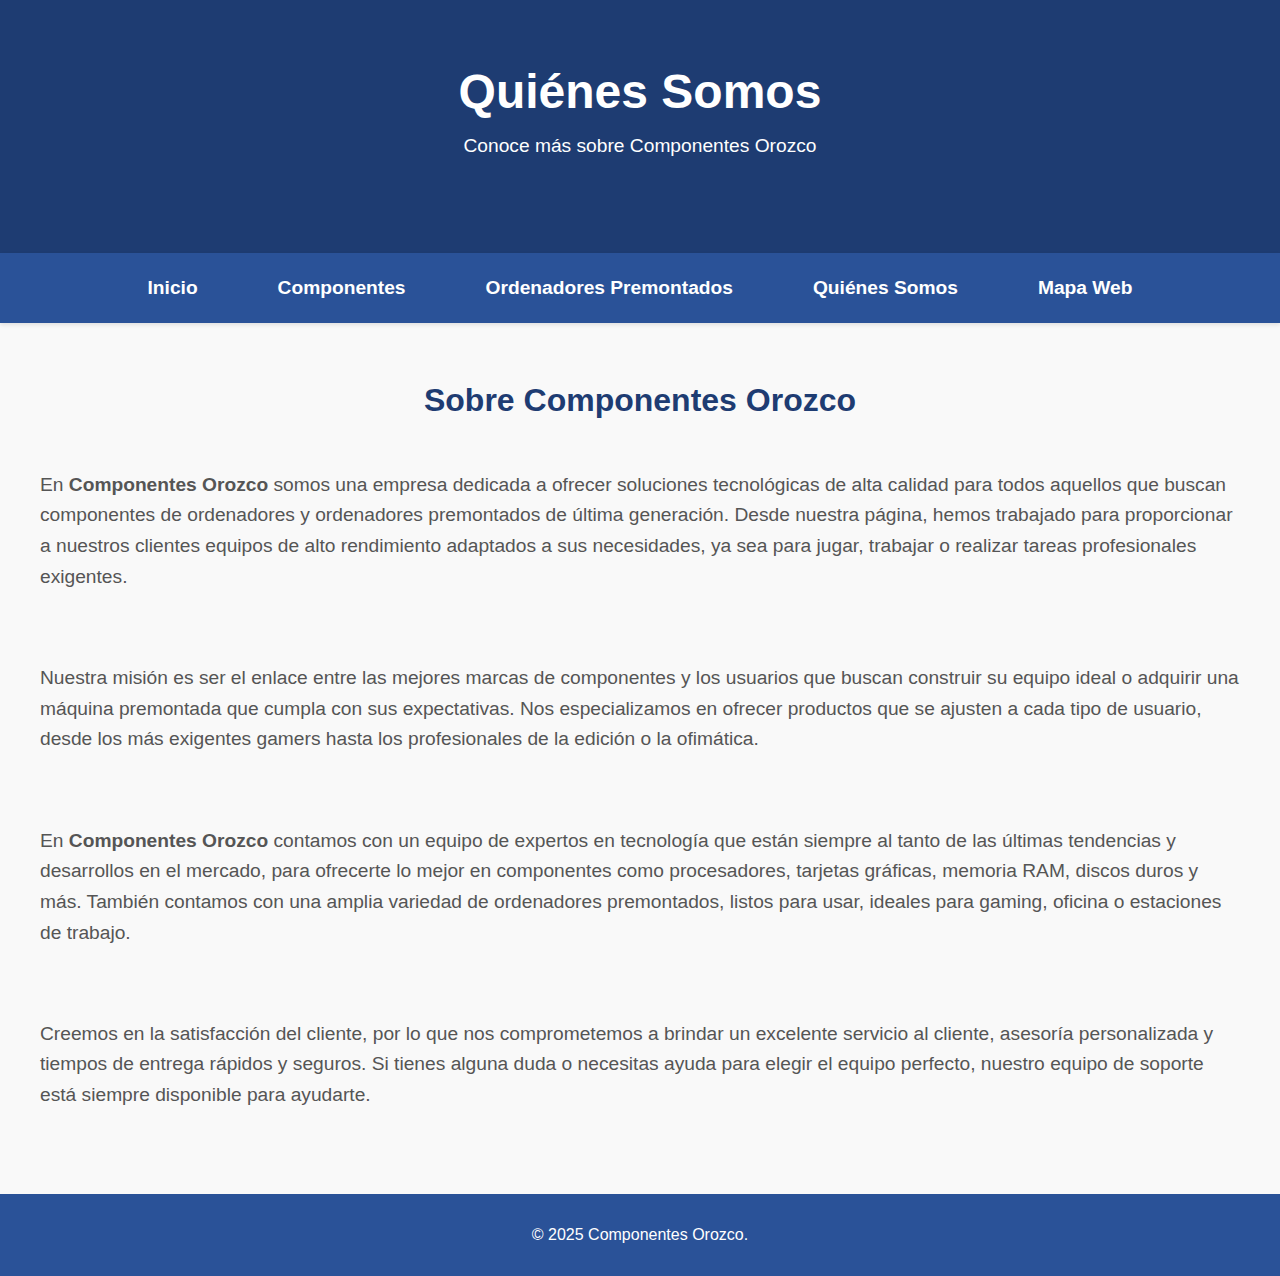
<file: quienes-somos.html>
<!DOCTYPE html>
<html lang="es">
<head>
    <meta charset="UTF-8">
    <meta name="viewport" content="width=device-width, initial-scale=1.0">
    <title>Quiénes Somos - Componentes Orozco</title>
    <style>
        body {
            font-family: 'Arial', sans-serif;
            margin: 0;
            padding: 0;
            background-color: #f9f9f9;
            color: #333;
        }

        header {
            background-color: #1e3c72;
            color: white;
            text-align: center;
            padding: 4rem 1rem;
        }

        header h1 {
            font-size: 3rem;
            margin: 0;
            font-weight: bold;
        }

        header p {
            font-size: 1.2rem;
            margin: 1rem 0 2rem;
        }

        nav {
            display: flex;
            justify-content: center;
            background-color: #2a5298;
            padding: 1rem 0;
            box-shadow: 0 2px 4px rgba(0, 0, 0, 0.1);
        }

        nav a {
            color: white;
            text-decoration: none;
            margin: 0 1.5rem;
            font-size: 1.2rem;
            font-weight: bold;
            padding: 0.5rem 1rem;
            transition: background 0.3s, color 0.3s;
        }

        nav a:hover {
            background-color: white;
            color: #2a5298;
            border-radius: 5px;
        }

        main {
            padding: 2rem 1rem;
            max-width: 1200px;
            margin: 0 auto;
        }

        h2 {
            font-size: 2rem;
            text-align: center;
            margin-bottom: 1.5rem;
            color: #1e3c72;
        }

        .contenido {
            display: flex;
            flex-direction: column;
            gap: 2rem;
            margin-top: 2rem;
        }

        .contenido p {
            font-size: 1.2rem;
            line-height: 1.6;
            color: #555;
        }

        .contenido img {
            width: 100%;
            height: auto;
            border-radius: 8px;
            margin-top: 2rem;
        }

        footer {
            background-color: #2a5298;
            color: white;
            text-align: center;
            padding: 1rem 0;
            margin-top: 2rem;
        }
    </style>
</head>
<body>
    <header>
        <h1>Quiénes Somos</h1>
        <p>Conoce más sobre Componentes Orozco</p>
    </header>

    <nav>
        <a href="index.html">Inicio</a>
        <a href="componentes.html">Componentes</a>
        <a href="premontados.html">Ordenadores Premontados</a>
        <a href="quienes-somos.html">Quiénes Somos</a>
        <a href="mapaweb.html">Mapa Web</a>
    </nav>

    <main>
        <h2>Sobre Componentes Orozco</h2>
        <div class="contenido">
            <p>
                En <strong>Componentes Orozco</strong> somos una empresa dedicada a ofrecer soluciones tecnológicas de alta calidad para todos aquellos que buscan componentes de ordenadores y ordenadores premontados de última generación. Desde nuestra página, hemos trabajado para proporcionar a nuestros clientes equipos de alto rendimiento adaptados a sus necesidades, ya sea para jugar, trabajar o realizar tareas profesionales exigentes.
            </p>
            <p>
                Nuestra misión es ser el enlace entre las mejores marcas de componentes y los usuarios que buscan construir su equipo ideal o adquirir una máquina premontada que cumpla con sus expectativas. Nos especializamos en ofrecer productos que se ajusten a cada tipo de usuario, desde los más exigentes gamers hasta los profesionales de la edición o la ofimática.
            </p>
            <p>
                En <strong>Componentes Orozco</strong> contamos con un equipo de expertos en tecnología que están siempre al tanto de las últimas tendencias y desarrollos en el mercado, para ofrecerte lo mejor en componentes como procesadores, tarjetas gráficas, memoria RAM, discos duros y más. También contamos con una amplia variedad de ordenadores premontados, listos para usar, ideales para gaming, oficina o estaciones de trabajo.
            </p>
            <p>
                Creemos en la satisfacción del cliente, por lo que nos comprometemos a brindar un excelente servicio al cliente, asesoría personalizada y tiempos de entrega rápidos y seguros. Si tienes alguna duda o necesitas ayuda para elegir el equipo perfecto, nuestro equipo de soporte está siempre disponible para ayudarte.
            </p>
        </div>
    </main>

    <footer>
        <p>&copy; 2025 Componentes Orozco.</p>
    </footer>
</body>
</html>
</file>
<file: styles.css>
/*Estilo de mapaweb.html */

body {
    font-family: 'Arial', sans-serif;
    margin: 0;
    padding: 0;
    background-color: #f9f9f9;
    color: #333;
}

header {
    background-color: #1e3c72;
    color: white;
    text-align: center;
    padding: 4rem 1rem;
}

header h1 {
    font-size: 3rem;
    margin: 0;
    font-weight: bold;
}

header p {
    font-size: 1.2rem;
    margin: 1rem 0 2rem;
}

nav {
    display: flex;
    justify-content: center;
    background-color: #2a5298;
    padding: 1rem 0;
    box-shadow: 0 2px 4px rgba(0, 0, 0, 0.1);
}

nav a {
    color: white;
    text-decoration: none;
    margin: 0 1.5rem;
    font-size: 1.2rem;
    font-weight: bold;
    padding: 0.5rem 1rem;
    transition: background 0.3s, color 0.3s;
}

nav a:hover {
    background-color: white;
    color: #2a5298;
    border-radius: 5px;
}

main {
    padding: 2rem 1rem;
    max-width: 1200px;
    margin: 0 auto;
}

h2 {
    font-size: 2rem;
    text-align: center;
    margin-bottom: 1.5rem;
    color: #1e3c72;
}

.contenido {
    display: flex;
    flex-direction: column;
    gap: 2rem;
    margin-top: 2rem;
}

.contenido p {
    font-size: 1.2rem;
    line-height: 1.6;
    color: #555;
}

.contenido img {
    width: 100%;
    height: auto;
    border-radius: 8px;
    margin-top: 2rem;
}

footer {
    background-color: #2a5298;
    color: white;
    text-align: center;
    padding: 1rem 0;
    margin-top: 2rem;
}
</file>
